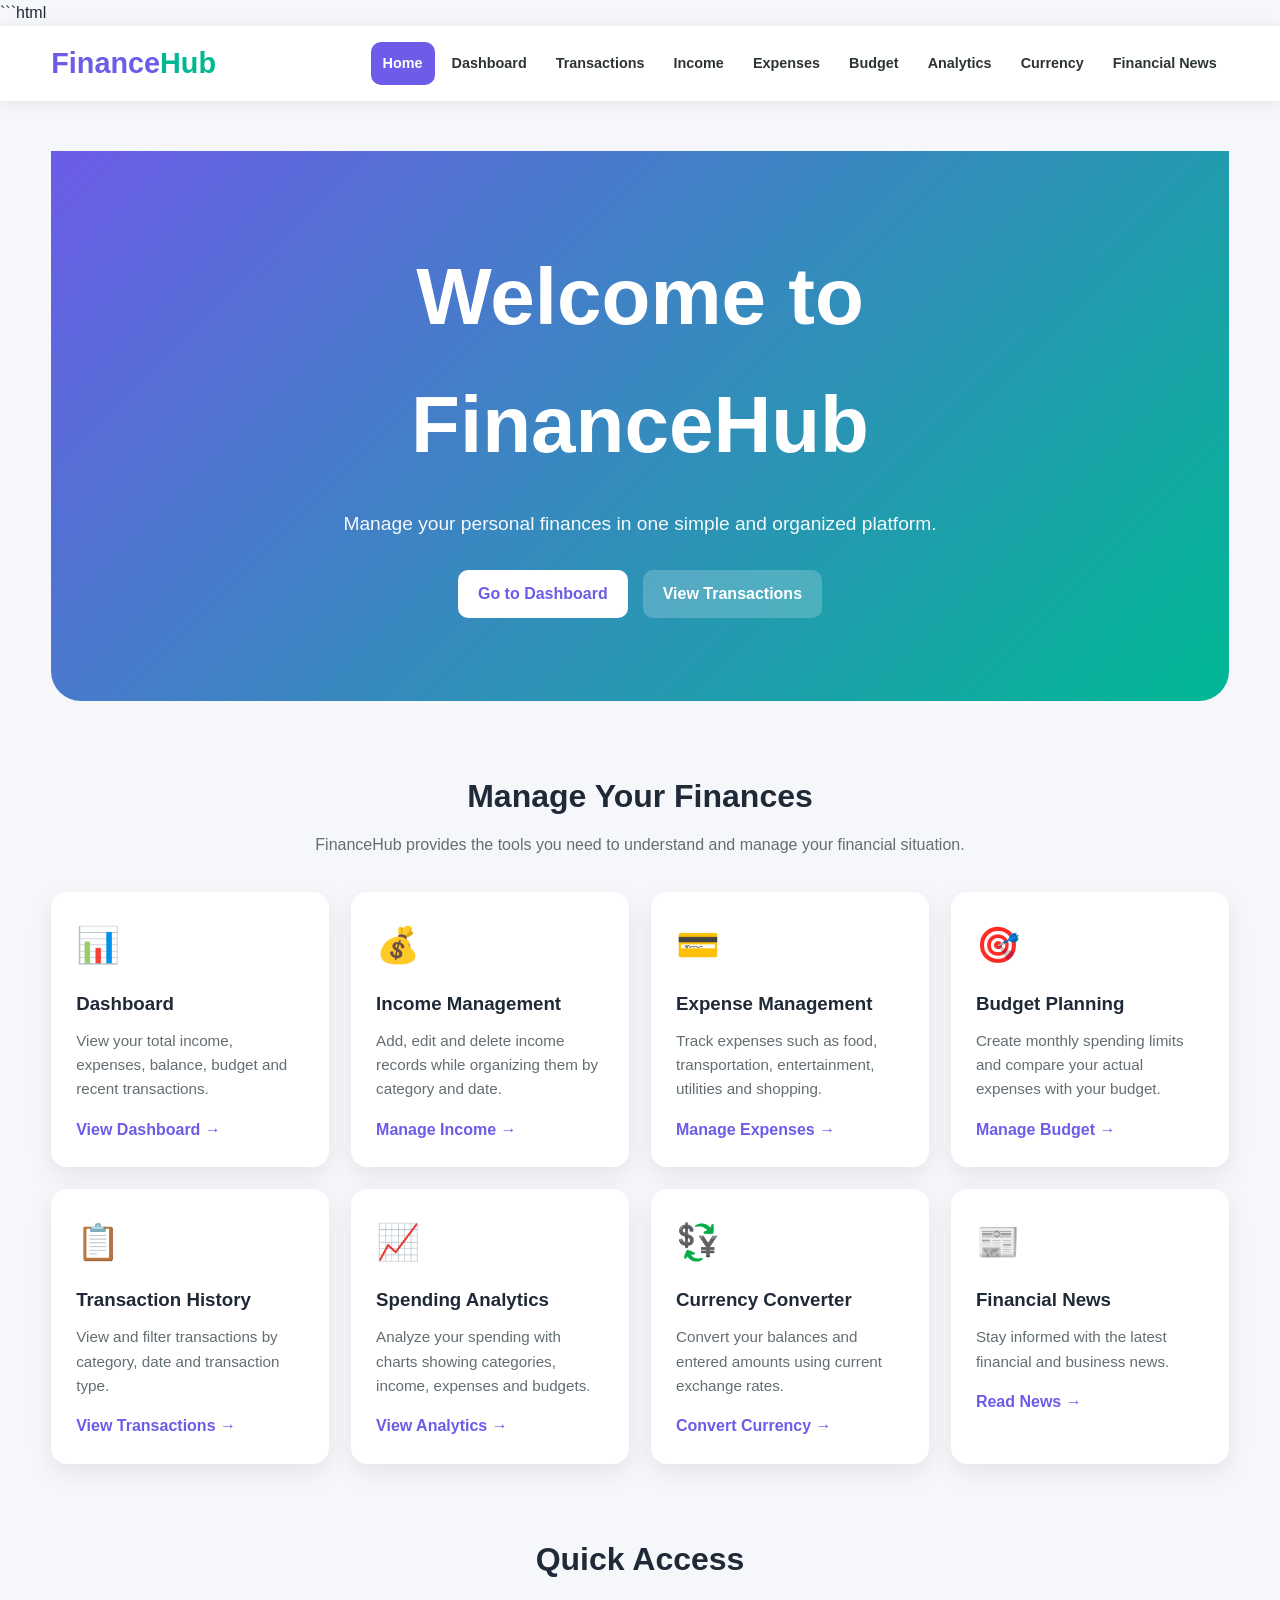
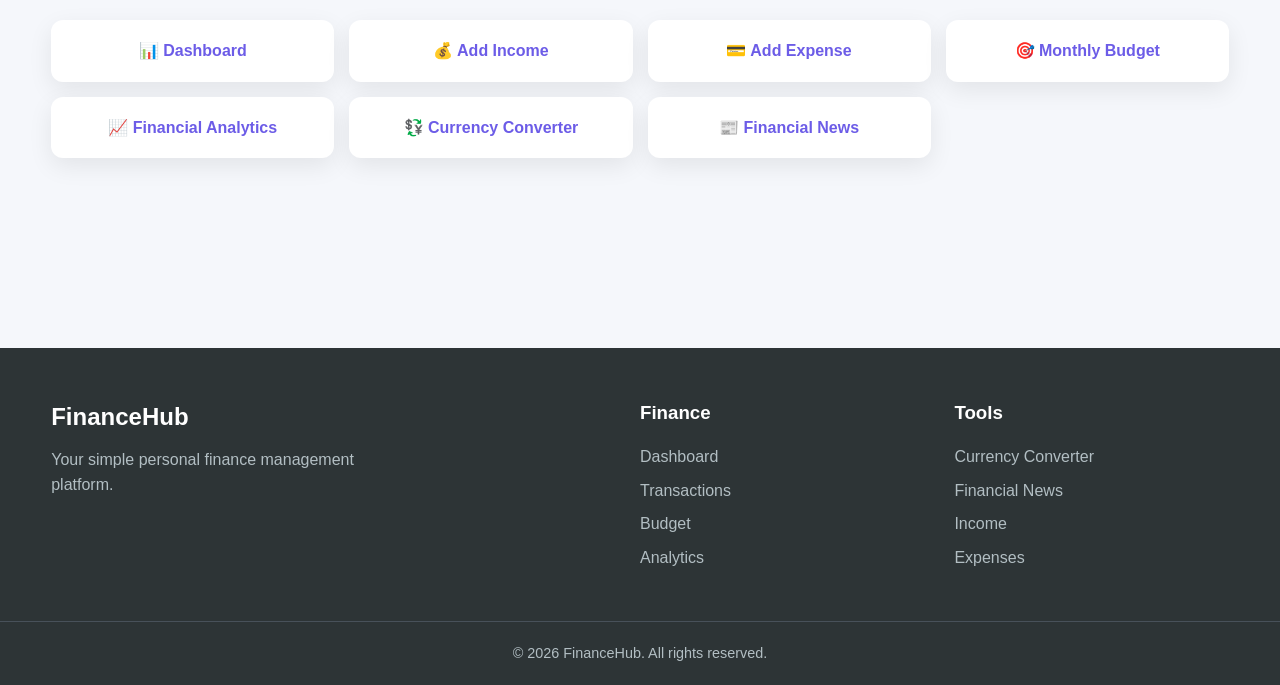
<file: index.html>
```html
<!DOCTYPE html>
<html lang="en">
<head>
    <meta charset="UTF-8">
    <meta name="viewport" content="width=device-width, initial-scale=1.0">

    <meta name="description"
        content="FinanceHub - Manage your income, expenses, budgets, transactions and financial information.">

    <title>FinanceHub | Personal Finance Manager</title>

    <link rel="stylesheet" href="css/style.css">
</head>

<body>

    <!-- HEADER -->
    <header class="site-header">

        <div class="header-container">

            <!-- Logo -->
            <a href="index.html" class="logo">
                Finance<span>Hub</span>
            </a>

            <!-- Mobile Menu Button -->
            <button class="menu-button" aria-label="Open navigation menu">
                ☰
            </button>

            <!-- Navigation -->
            <nav class="main-navigation">
                <ul class="navigation">
                    <li><a class="active" href="index.html">Home</a></li>
                    <li><a href="dashboard.html">Dashboard</a></li>
                    <li><a href="transactions.html">Transactions</a></li>
                    <li><a href="income.html">Income</a></li>
                    <li><a href="expenses.html">Expenses</a></li>
                    <li><a href="budget.html">Budget</a></li>
                    <li><a href="analytics.html">Analytics</a></li>
                    <li><a href="currency.html">Currency</a></li>
                    <li><a href="news.html">Financial News</a></li>
                </ul>
            </nav>

        </div>

    </header>


    <!-- MAIN CONTENT -->
    <main>

        <!-- Hero Section -->
        <section class="hero">

            <div class="hero-content">

                <h1>
                    Welcome to FinanceHub
                </h1>

                <p>
                    Manage your personal finances in one simple and organized
                    platform.
                </p>

                <div class="hero-buttons">

                    <a href="dashboard.html" class="btn primary-btn">
                        Go to Dashboard
                    </a>

                    <a href="transactions.html" class="btn secondary-btn">
                        View Transactions
                    </a>

                </div>

            </div>

        </section>


        <!-- Features Section -->
        <section class="features">

            <div class="section-title">

                <h2>
                    Manage Your Finances
                </h2>

                <p>
                    FinanceHub provides the tools you need to understand
                    and manage your financial situation.
                </p>

            </div>


            <div class="feature-grid">

                <!-- Dashboard -->
                <article class="feature-card">

                    <div class="feature-icon">
                        📊
                    </div>

                    <h3>
                        Dashboard
                    </h3>

                    <p>
                        View your total income, expenses, balance,
                        budget and recent transactions.
                    </p>

                    <a href="dashboard.html">
                        View Dashboard →
                    </a>

                </article>


                <!-- Income -->
                <article class="feature-card">

                    <div class="feature-icon">
                        💰
                    </div>

                    <h3>
                        Income Management
                    </h3>

                    <p>
                        Add, edit and delete income records while
                        organizing them by category and date.
                    </p>

                    <a href="income.html">
                        Manage Income →
                    </a>

                </article>


                <!-- Expenses -->
                <article class="feature-card">

                    <div class="feature-icon">
                        💳
                    </div>

                    <h3>
                        Expense Management
                    </h3>

                    <p>
                        Track expenses such as food, transportation,
                        entertainment, utilities and shopping.
                    </p>

                    <a href="expenses.html">
                        Manage Expenses →
                    </a>

                </article>


                <!-- Budget -->
                <article class="feature-card">

                    <div class="feature-icon">
                        🎯
                    </div>

                    <h3>
                        Budget Planning
                    </h3>

                    <p>
                        Create monthly spending limits and compare
                        your actual expenses with your budget.
                    </p>

                    <a href="budget.html">
                        Manage Budget →
                    </a>

                </article>


                <!-- Transactions -->
                <article class="feature-card">

                    <div class="feature-icon">
                        📋
                    </div>

                    <h3>
                        Transaction History
                    </h3>

                    <p>
                        View and filter transactions by category,
                        date and transaction type.
                    </p>

                    <a href="transactions.html">
                        View Transactions →
                    </a>

                </article>


                <!-- Analytics -->
                <article class="feature-card">

                    <div class="feature-icon">
                        📈
                    </div>

                    <h3>
                        Spending Analytics
                    </h3>

                    <p>
                        Analyze your spending with charts showing
                        categories, income, expenses and budgets.
                    </p>

                    <a href="analytics.html">
                        View Analytics →
                    </a>

                </article>


                <!-- Currency -->
                <article class="feature-card">

                    <div class="feature-icon">
                        💱
                    </div>

                    <h3>
                        Currency Converter
                    </h3>

                    <p>
                        Convert your balances and entered amounts
                        using current exchange rates.
                    </p>

                    <a href="currency.html">
                        Convert Currency →
                    </a>

                </article>


                <!-- News -->
                <article class="feature-card">

                    <div class="feature-icon">
                        📰
                    </div>

                    <h3>
                        Financial News
                    </h3>

                    <p>
                        Stay informed with the latest financial
                        and business news.
                    </p>

                    <a href="news.html">
                        Read News →
                    </a>

                </article>

            </div>

        </section>


        <!-- Quick Access -->
        <section class="quick-access">

            <div class="section-title">

                <h2>
                    Quick Access
                </h2>

            </div>

            <div class="quick-links">

                <a href="dashboard.html">
                    📊 Dashboard
                </a>

                <a href="income.html">
                    💰 Add Income
                </a>

                <a href="expenses.html">
                    💳 Add Expense
                </a>

                <a href="budget.html">
                    🎯 Monthly Budget
                </a>

                <a href="analytics.html">
                    📈 Financial Analytics
                </a>

                <a href="currency.html">
                    💱 Currency Converter
                </a>

                <a href="news.html">
                    📰 Financial News
                </a>

            </div>

        </section>

    </main>


    <!-- FOOTER -->
    <footer class="site-footer">

        <div class="footer-container">

            <div class="footer-brand">

                <h2>
                    FinanceHub
                </h2>

                <p>
                    Your simple personal finance management platform.
                </p>

            </div>


            <div class="footer-links">

                <h3>
                    Finance
                </h3>

                <a href="dashboard.html">
                    Dashboard
                </a>

                <a href="transactions.html">
                    Transactions
                </a>

                <a href="budget.html">
                    Budget
                </a>

                <a href="analytics.html">
                    Analytics
                </a>

            </div>


            <div class="footer-links">

                <h3>
                    Tools
                </h3>

                <a href="currency.html">
                    Currency Converter
                </a>

                <a href="news.html">
                    Financial News
                </a>

                <a href="income.html">
                    Income
                </a>

                <a href="expenses.html">
                    Expenses
                </a>

            </div>

        </div>


        <div class="footer-bottom">

            <p>
                &copy; 2026 FinanceHub. All rights reserved.
            </p>

        </div>

    </footer>

    
</body>
</html>
</file>
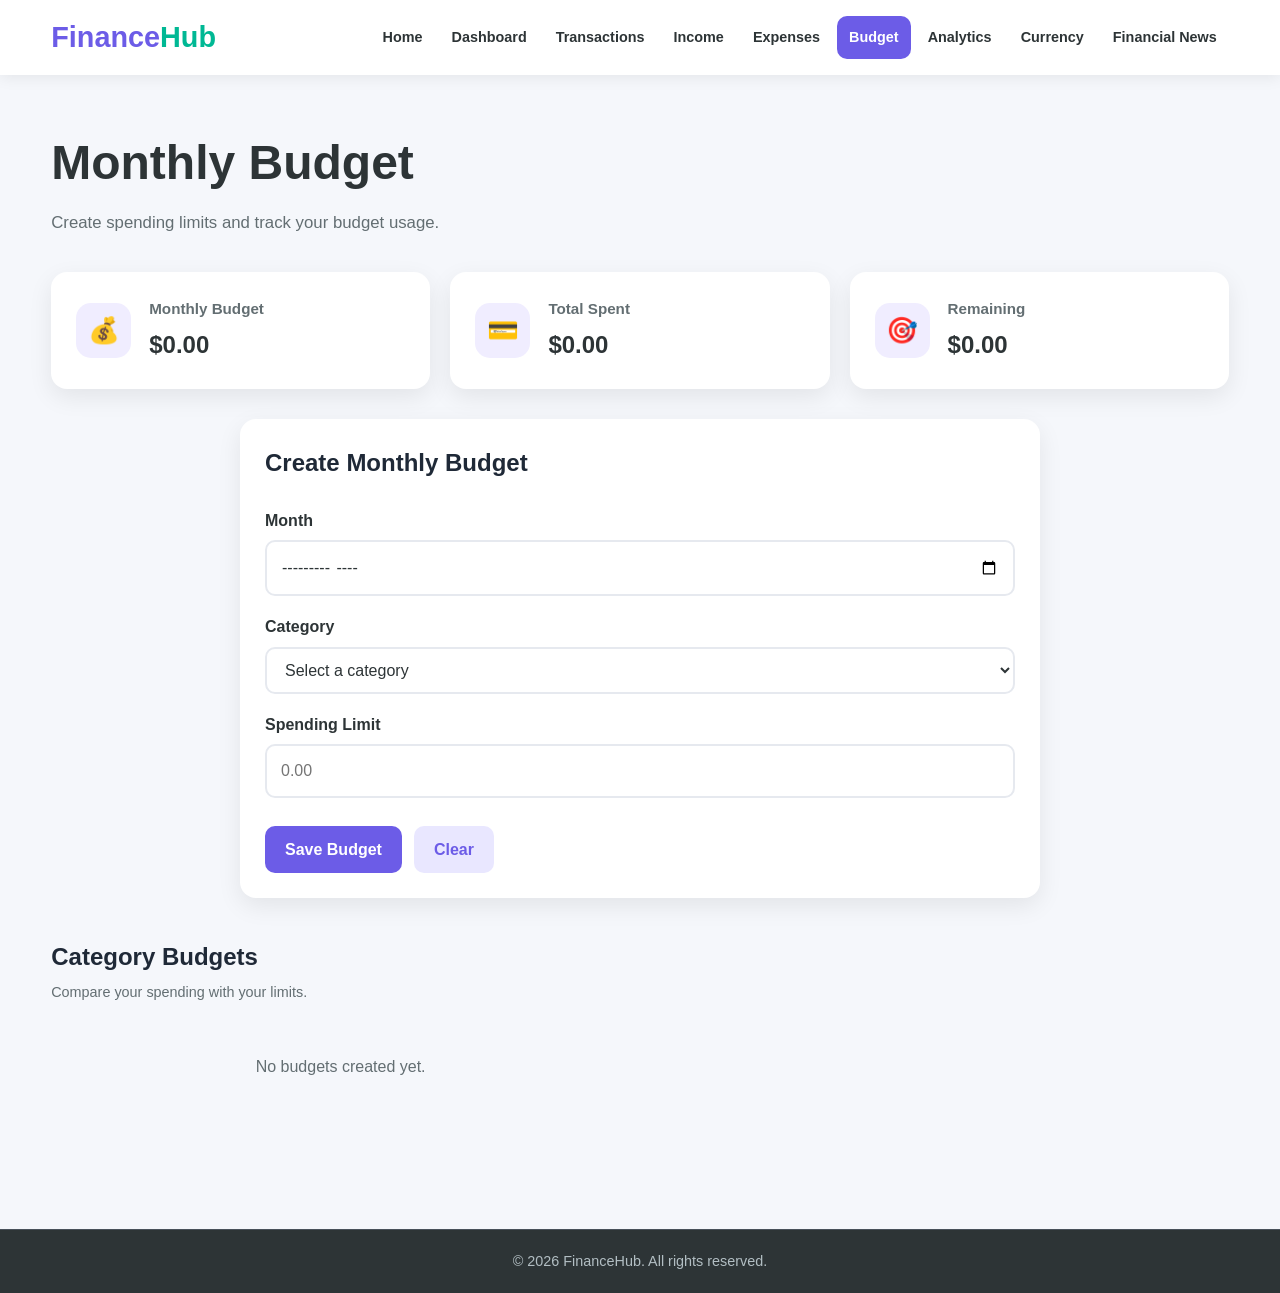
<file: budget.html>
<!DOCTYPE html>
<html lang="en">

<head>

    <meta charset="UTF-8">

    <meta
        name="viewport"
        content="width=device-width, initial-scale=1.0">

    <meta
        name="description"
        content="FinanceHub budget planning - Create and manage monthly spending limits.">

    <title>FinanceHub | Budget</title>

    <link
        rel="stylesheet"
        href="css/style.css">

</head>


<body>


    <!-- =====================================================
         HEADER
    ====================================================== -->

    <header class="site-header">

        <div class="header-container">

            <a
                href="index.html"
                class="logo">

                Finance<span>Hub</span>

            </a>


            <button
                class="menu-button"
                aria-label="Open navigation menu">

                ☰

            </button>


            <nav class="main-navigation">

                <ul class="navigation">

                    <li>
                        <a href="index.html">
                            Home
                        </a>
                    </li>

                    <li>
                        <a href="dashboard.html">
                            Dashboard
                        </a>
                    </li>

                    <li>
                        <a href="transactions.html">
                            Transactions
                        </a>
                    </li>

                    <li>
                        <a href="income.html">
                            Income
                        </a>
                    </li>

                    <li>
                        <a href="expenses.html">
                            Expenses
                        </a>
                    </li>

                    <li>
                        <a
                            class="active"
                            href="budget.html">

                            Budget

                        </a>
                    </li>

                    <li>
                        <a href="analytics.html">
                            Analytics
                        </a>
                    </li>

                    <li>
                        <a href="currency.html">
                            Currency
                        </a>
                    </li>

                    <li>
                        <a href="news.html">
                            Financial News
                        </a>
                    </li>

                </ul>

            </nav>

        </div>

    </header>



    <!-- =====================================================
         MAIN
    ====================================================== -->

    <main class="budget-page">


        <!-- PAGE HEADER -->

        <section class="page-header">

            <h1>
                Monthly Budget
            </h1>

            <p>
                Create spending limits and track your budget usage.
            </p>

        </section>



        <!-- =================================================
             BUDGET SUMMARY
        ================================================== -->

        <section class="budget-summary">


            <!-- TOTAL BUDGET -->

            <article class="summary-card">

                <div class="summary-icon">
                    💰
                </div>

                <div>

                    <h2>
                        Monthly Budget
                    </h2>

                    <p id="total-budget">
                        $0.00
                    </p>

                </div>

            </article>



            <!-- TOTAL SPENT -->

            <article class="summary-card">

                <div class="summary-icon">
                    💳
                </div>

                <div>

                    <h2>
                        Total Spent
                    </h2>

                    <p id="total-budget-spent">
                        $0.00
                    </p>

                </div>

            </article>



            <!-- REMAINING -->

            <article class="summary-card">

                <div class="summary-icon">
                    🎯
                </div>

                <div>

                    <h2>
                        Remaining
                    </h2>

                    <p id="total-budget-remaining">
                        $0.00
                    </p>

                </div>

            </article>

        </section>



        <!-- =================================================
             BUDGET FORM
        ================================================== -->

        <section class="form-section">

            <div class="form-card">

                <h2>
                    Create Monthly Budget
                </h2>


                <form id="budget-form">


                    <!-- MONTH -->

                    <div class="form-group">

                        <label for="budget-month">
                            Month
                        </label>

                        <input
                            type="month"
                            id="budget-month"
                            name="month"
                            required>

                    </div>



                    <!-- CATEGORY -->

                    <div class="form-group">

                        <label for="budget-category">
                            Category
                        </label>

                        <select
                            id="budget-category"
                            name="category"
                            required>

                            <option value="">
                                Select a category
                            </option>

                            <option value="Food">
                                Food
                            </option>

                            <option value="Transportation">
                                Transportation
                            </option>

                            <option value="Entertainment">
                                Entertainment
                            </option>

                            <option value="Utilities">
                                Utilities
                            </option>

                            <option value="Healthcare">
                                Healthcare
                            </option>

                            <option value="Shopping">
                                Shopping
                            </option>

                            <option value="Education">
                                Education
                            </option>

                            <option value="Housing">
                                Housing
                            </option>

                            <option value="Other">
                                Other
                            </option>

                        </select>

                    </div>



                    <!-- LIMIT -->

                    <div class="form-group">

                        <label for="budget-limit">
                            Spending Limit
                        </label>

                        <input
                            type="number"
                            id="budget-limit"
                            name="limit"
                            min="0.01"
                            step="0.01"
                            placeholder="0.00"
                            required>

                    </div>



                    <!-- BUTTONS -->

                    <div class="form-buttons">

                        <button
                            type="submit"
                            class="btn primary-btn">

                            Save Budget

                        </button>


                        <button
                            type="reset"
                            class="btn secondary-btn">

                            Clear

                        </button>

                    </div>

                </form>

            </div>

        </section>



        <!-- =================================================
             BUDGET CATEGORIES
        ================================================== -->

        <section class="budget-categories">

            <div class="section-header">

                <div>

                    <h2>
                        Category Budgets
                    </h2>

                    <p>
                        Compare your spending with your limits.
                    </p>

                </div>

            </div>


            <div
                class="budget-list"
                id="budget-list">

                <!-- JavaScript generates budgets here -->

            </div>

        </section>

    </main>



        <!-- FOOTER -->
        <footer class="site-footer">

            <div class="footer-bottom">

                <p>
                    &copy; 2026 FinanceHub. All rights reserved.
                </p>

            </div>

        </footer>


        <!-- JAVASCRIPT -->
        <script
            type="module"
            src="scripts/budget.js">
        </script>

    </body>
</html>
</file>
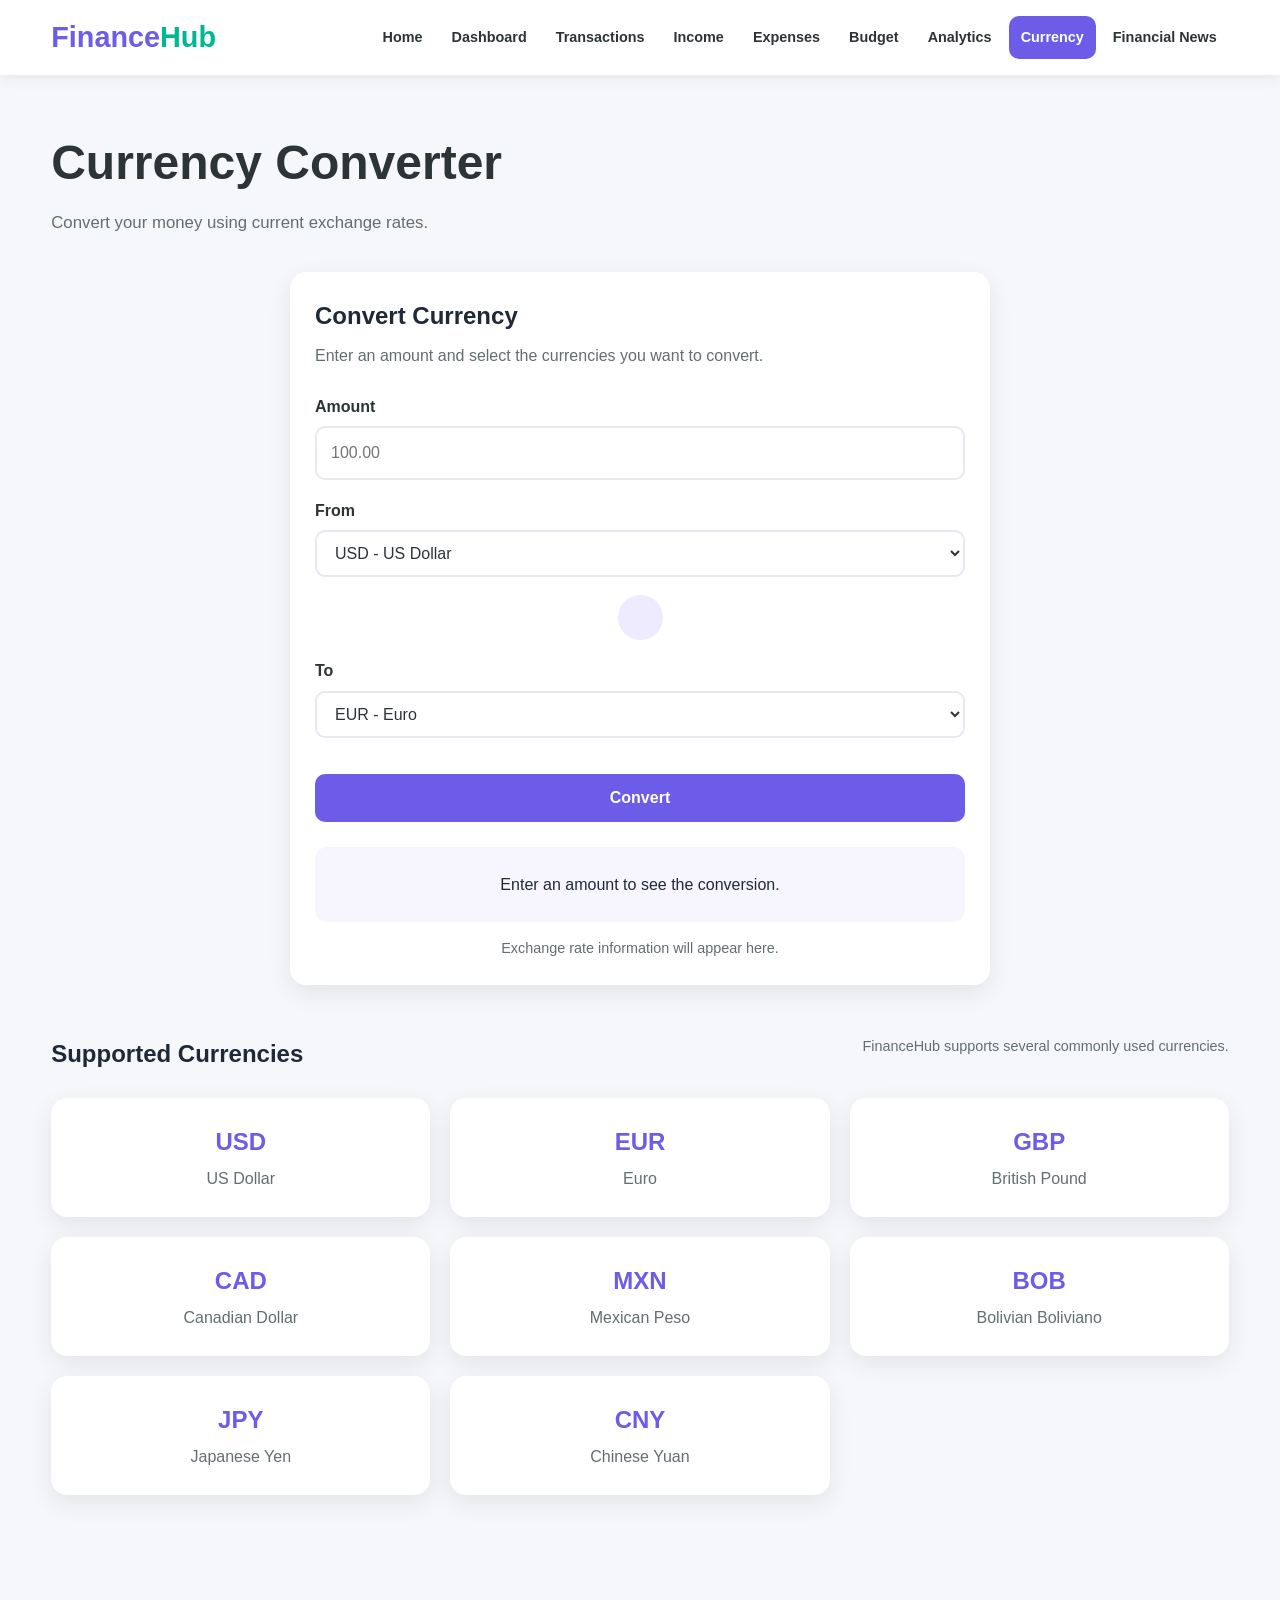
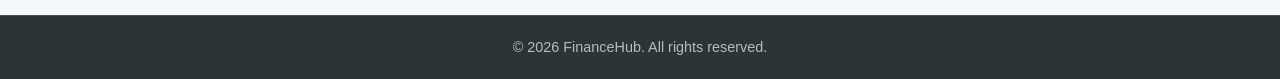
<file: currency.html>
<!DOCTYPE html>
<html lang="en">

<head>

    <meta charset="UTF-8">

    <meta
        name="viewport"
        content="width=device-width, initial-scale=1.0"
    >

    <meta
        name="description"
        content="FinanceHub currency converter using current exchange rates."
    >

    <title>FinanceHub | Currency Converter</title>

    <link
        rel="stylesheet"
        href="css/style.css"
    >

</head>


<body>


    <!-- HEADER -->

    <header class="site-header">

        <div class="header-container">

            <a
                href="index.html"
                class="logo"
            >
                Finance<span>Hub</span>
            </a>


            <button
                class="menu-button"
                type="button"
                aria-label="Open navigation menu"
            >
                ☰
            </button>


            <nav class="main-navigation">

                <ul class="navigation">

                    <li>
                        <a href="index.html">
                            Home
                        </a>
                    </li>

                    <li>
                        <a href="dashboard.html">
                            Dashboard
                        </a>
                    </li>

                    <li>
                        <a href="transactions.html">
                            Transactions
                        </a>
                    </li>

                    <li>
                        <a href="income.html">
                            Income
                        </a>
                    </li>

                    <li>
                        <a href="expenses.html">
                            Expenses
                        </a>
                    </li>

                    <li>
                        <a href="budget.html">
                            Budget
                        </a>
                    </li>

                    <li>
                        <a href="analytics.html">
                            Analytics
                        </a>
                    </li>

                    <li>
                        <a
                            class="active"
                            href="currency.html"
                        >
                            Currency
                        </a>
                    </li>

                    <li>
                        <a href="news.html">
                            Financial News
                        </a>
                    </li>

                </ul>

            </nav>

        </div>

    </header>


    <!-- MAIN -->

    <main class="currency-page">


        <!-- PAGE HEADER -->

        <section class="page-header">

            <h1>
                Currency Converter
            </h1>

            <p>
                Convert your money using current exchange rates.
            </p>

        </section>


        <!-- CONVERTER -->

        <section class="converter-section">

            <div class="converter-card">

                <h2>
                    Convert Currency
                </h2>

                <p class="converter-description">
                    Enter an amount and select the currencies
                    you want to convert.
                </p>


                <form id="currency-form">


                    <!-- AMOUNT -->

                    <div class="form-group">

                        <label for="currency-amount">
                            Amount
                        </label>

                        <input
                            type="number"
                            id="currency-amount"
                            name="amount"
                            min="0.01"
                            step="0.01"
                            placeholder="100.00"
                            required
                        >

                    </div>


                    <!-- FROM CURRENCY -->

                    <div class="form-group">

                        <label for="from-currency">
                            From
                        </label>

                        <select
                            id="from-currency"
                            name="from"
                            required
                        >

                            <option value="USD">
                                USD - US Dollar
                            </option>

                            <option value="EUR">
                                EUR - Euro
                            </option>

                            <option value="GBP">
                                GBP - British Pound
                            </option>

                            <option value="CAD">
                                CAD - Canadian Dollar
                            </option>

                            <option value="MXN">
                                MXN - Mexican Peso
                            </option>

                            <option value="BOB">
                                BOB - Bolivian Boliviano
                            </option>

                            <option value="JPY">
                                JPY - Japanese Yen
                            </option>

                            <option value="CNY">
                                CNY - Chinese Yuan
                            </option>

                        </select>

                    </div>


                    <!-- SWAP -->

                    <button
                        type="button"
                        id="swap-currencies"
                        class="swap-button"
                        aria-label="Swap currencies"
                        title="Swap currencies"
                    >
                    </button>


                    <!-- TO CURRENCY -->

                    <div class="form-group">

                        <label for="to-currency">
                            To
                        </label>

                        <select
                            id="to-currency"
                            name="to"
                            required
                        >

                            <option value="EUR">
                                EUR - Euro
                            </option>

                            <option value="USD">
                                USD - US Dollar
                            </option>

                            <option value="GBP">
                                GBP - British Pound
                            </option>

                            <option value="CAD">
                                CAD - Canadian Dollar
                            </option>

                            <option value="MXN">
                                MXN - Mexican Peso
                            </option>

                            <option value="BOB">
                                BOB - Bolivian Boliviano
                            </option>

                            <option value="JPY">
                                JPY - Japanese Yen
                            </option>

                            <option value="CNY">
                                CNY - Chinese Yuan
                            </option>

                        </select>

                    </div>


                    <!-- ERROR MESSAGE -->

                    <p
                        id="currency-error"
                        class="form-error"
                        role="alert"
                        aria-live="assertive"
                    ></p>


                    <!-- CONVERT BUTTON -->

                    <button
                        type="submit"
                        class="btn primary-btn"
                    >
                        Convert
                </button>

                </form>


                <!-- RESULT -->

                <div
                    class="conversion-result"
                    id="conversion-result"
                    aria-live="polite"
                >

                    <p>
                        Enter an amount to see the conversion.
                    </p>

                </div>


                <!-- RATE -->

                <div
                    class="exchange-rate"
                    id="exchange-rate"
                    aria-live="polite"
                >

                    <p>
                        Exchange rate information will appear here.
                    </p>

                </div>

            </div>

        </section>


        <!-- SUPPORTED CURRENCIES -->

        <section class="currency-info">

            <div class="section-header">

                <h2>
                    Supported Currencies
                </h2>

                <p>
                    FinanceHub supports several commonly used currencies.
                </p>

            </div>


            <div class="currency-grid">


                <article class="currency-card">

                    <h3>
                        USD
                    </h3>

                    <p>
                        US Dollar
                    </p>

                </article>


                <article class="currency-card">

                    <h3>
                        EUR
                    </h3>

                    <p>
                        Euro
                    </p>

                </article>


                <article class="currency-card">

                    <h3>
                        GBP
                    </h3>

                    <p>
                        British Pound
                    </p>

                </article>


                <article class="currency-card">

                    <h3>
                        CAD
                    </h3>

                    <p>
                        Canadian Dollar
                    </p>

                </article>


                <article class="currency-card">

                    <h3>
                        MXN
                    </h3>

                    <p>
                        Mexican Peso
                    </p>

                </article>


                <article class="currency-card">

                    <h3>
                        BOB
                    </h3>

                    <p>
                        Bolivian Boliviano
                    </p>

                </article>


                <article class="currency-card">

                    <h3>
                        JPY
                    </h3>

                    <p>
                        Japanese Yen
                    </p>

                </article>


                <article class="currency-card">

                    <h3>
                        CNY
                    </h3>

                    <p>
                        Chinese Yuan
                    </p>

                </article>

            </div>

        </section>

    </main>


        <footer class="site-footer">

            <div class="footer-bottom">

            <p>
                &copy; 2026 FinanceHub. All rights reserved.
            </p>

            </div>

        </footer>


        <script
            type="module"
            src="scripts/currency.js">
        </script>

    </body>
</html>
</file>
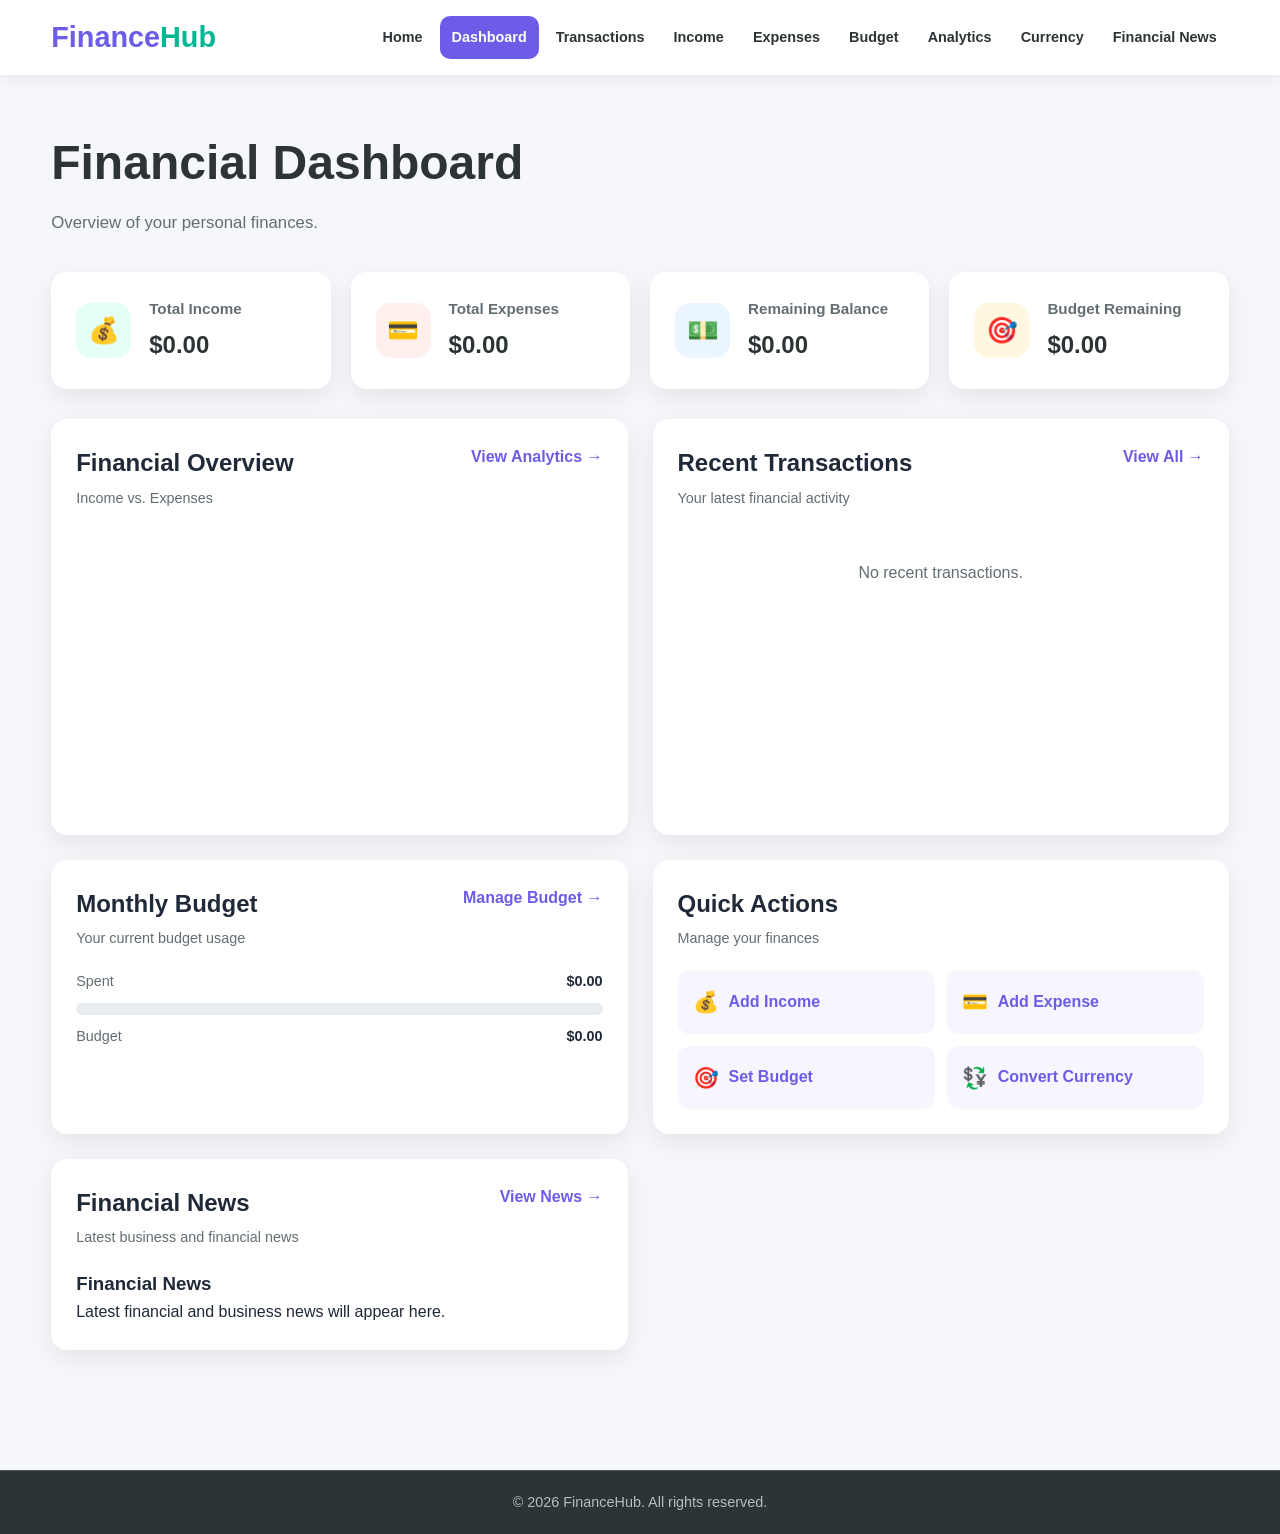
<file: dashboard.html>
<!DOCTYPE html>
<html lang="en">
<head>
    <meta charset="UTF-8">
    <meta name="viewport" content="width=device-width, initial-scale=1.0">

    <meta name="description"
        content="FinanceHub dashboard - View your income, expenses, balance, budget and recent transactions.">

    <title>FinanceHub | Dashboard</title>

    <link rel="stylesheet" href="css/style.css">
</head>

<body>

    <!-- HEADER -->
    <header class="site-header">

        <div class="header-container">

            <a href="index.html" class="logo">
                Finance<span>Hub</span>
            </a>

            <button class="menu-button" aria-label="Open navigation menu">
                ☰
            </button>

            <nav class="main-navigation">
                <ul class="navigation">

                    <li>
                        <a href="index.html">Home</a>
                    </li>

                    <li>
                        <a class="active" href="dashboard.html">
                            Dashboard
                        </a>
                    </li>

                    <li>
                        <a href="transactions.html">
                            Transactions
                        </a>
                    </li>

                    <li>
                        <a href="income.html">
                            Income
                        </a>
                    </li>

                    <li>
                        <a href="expenses.html">
                            Expenses
                        </a>
                    </li>

                    <li>
                        <a href="budget.html">
                            Budget
                        </a>
                    </li>

                    <li>
                        <a href="analytics.html">
                            Analytics
                        </a>
                    </li>

                    <li>
                        <a href="currency.html">
                            Currency
                        </a>
                    </li>

                    <li>
                        <a href="news.html">
                            Financial News
                        </a>
                    </li>

                </ul>
            </nav>

        </div>

    </header>


    <!-- MAIN -->
    <main class="dashboard-page">

        <!-- PAGE TITLE -->
        <section class="page-header">

            <h1>
                Financial Dashboard
            </h1>

            <p>
                Overview of your personal finances.
            </p>

        </section>


        <!-- SUMMARY CARDS -->
        <section class="dashboard-summary">

            <!-- Income -->
            <article class="summary-card income-card">

                <div class="summary-icon">
                    💰
                </div>

                <div>
                    <h2>
                        Total Income
                    </h2>

                    <p id="total-income">
                        $0.00
                    </p>
                </div>

            </article>


            <!-- Expenses -->
            <article class="summary-card expense-card">

                <div class="summary-icon">
                    💳
                </div>

                <div>
                    <h2>
                        Total Expenses
                    </h2>

                    <p id="total-expenses">
                        $0.00
                    </p>
                </div>

            </article>


            <!-- Balance -->
            <article class="summary-card balance-card">

                <div class="summary-icon">
                    💵
                </div>

                <div>
                    <h2>
                        Remaining Balance
                    </h2>

                    <p id="remaining-balance">
                        $0.00
                    </p>
                </div>

            </article>


            <!-- Budget -->
            <article class="summary-card budget-card">

                <div class="summary-icon">
                    🎯
                </div>

                <div>
                    <h2>
                        Budget Remaining
                    </h2>

                    <p id="budget-remaining">
                        $0.00
                    </p>
                </div>

            </article>

        </section>


        <!-- DASHBOARD CONTENT -->
        <section class="dashboard-grid">


            <!-- ANALYTICS -->
            <article class="dashboard-panel chart-panel">

                <div class="panel-header">

                    <div>
                        <h2>
                            Financial Overview
                        </h2>

                        <p>
                            Income vs. Expenses
                        </p>
                    </div>

                    <a href="analytics.html">
                        View Analytics →
                    </a>

                </div>

                <div class="chart-container">

                    <canvas id="income-expense-chart">
                    </canvas>

                </div>

            </article>


            <!-- RECENT TRANSACTIONS -->
            <article class="dashboard-panel transactions-panel">

                <div class="panel-header">

                    <div>
                        <h2>
                            Recent Transactions
                        </h2>

                        <p>
                            Your latest financial activity
                        </p>

                    </div>

                    <a href="transactions.html">
                        View All →
                    </a>

                </div>


                <div class="transactions-list" id="recent-transactions">

                    <!-- Transactions will be generated with JavaScript -->

                    <p class="empty-message">
                        No transactions available.
                    </p>

                </div>

            </article>


            <!-- MONTHLY BUDGET -->
            <article class="dashboard-panel budget-panel">

                <div class="panel-header">

                    <div>
                        <h2>
                            Monthly Budget
                        </h2>

                        <p>
                            Your current budget usage
                        </p>
                    </div>

                    <a href="budget.html">
                        Manage Budget →
                    </a>

                </div>


                <div class="budget-progress">

                    <div class="budget-info">

                        <span>
                            Spent
                        </span>

                        <strong id="budget-spent">
                            $0.00
                        </strong>

                    </div>


                    <div class="progress-bar">

                        <div
                            class="progress-fill"
                            id="budget-progress">
                        </div>

                    </div>


                    <div class="budget-info">

                        <span>
                            Budget
                        </span>

                        <strong id="monthly-budget">
                            $0.00
                        </strong>

                    </div>

                </div>

            </article>


            <!-- QUICK ACTIONS -->
            <article class="dashboard-panel quick-actions-panel">

                <div class="panel-header">

                    <div>
                        <h2>
                            Quick Actions
                        </h2>

                        <p>
                            Manage your finances
                        </p>
                    </div>

                </div>


                <div class="quick-actions">

                    <a href="income.html" class="action-button">
                        <span>💰</span>
                        Add Income
                    </a>

                    <a href="expenses.html" class="action-button">
                        <span>💳</span>
                        Add Expense
                    </a>

                    <a href="budget.html" class="action-button">
                        <span>🎯</span>
                        Set Budget
                    </a>

                    <a href="currency.html" class="action-button">
                        <span>💱</span>
                        Convert Currency
                    </a>

                </div>

            </article>


            <!-- FINANCIAL NEWS -->
            <article class="dashboard-panel news-panel">

                <div class="panel-header">

                    <div>
                        <h2>
                            Financial News
                        </h2>

                        <p>
                            Latest business and financial news
                        </p>
                    </div>

                    <a href="news.html">
                        View News →
                    </a>

                </div>


                <div id="dashboard-news">

                    <article class="news-preview">

                        <h3>
                            Financial News
                        </h3>

                        <p>
                            Latest financial and business news
                            will appear here.
                        </p>

                    </article>

                </div>

            </article>

        </section>

    </main>


        <!-- FOOTER -->
        <footer class="site-footer">
            <div class="footer-bottom">

                <p>
                    &copy; 2026 FinanceHub. All rights reserved.
                </p>

            </div>

        </footer>


    <!-- JAVASCRIPT -->
    <script
        type="module"
        src="scripts/dashboard.js">
    </script>

</body>
</html>
</file>
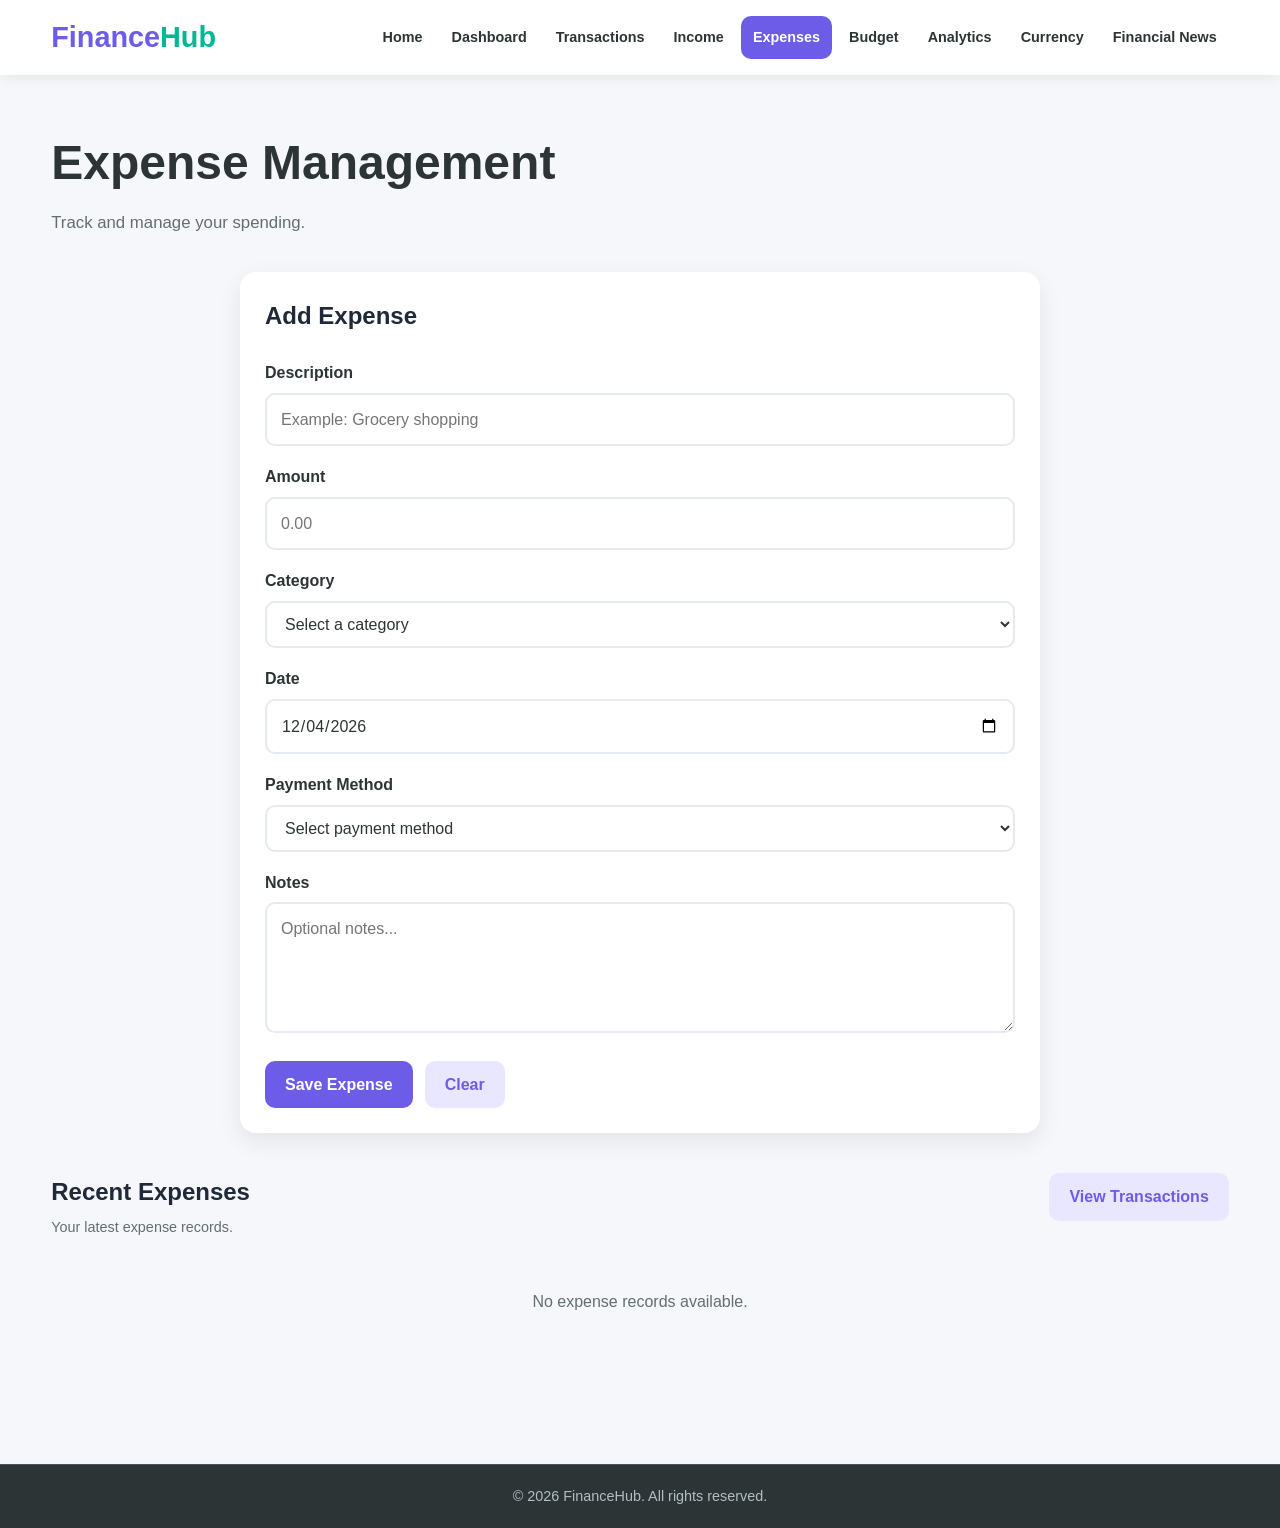
<file: expenses.html>
<!DOCTYPE html>
<html lang="en">

<head>

    <meta charset="UTF-8">

    <meta
        name="viewport"
        content="width=device-width, initial-scale=1.0">

    <meta
        name="description"
        content="FinanceHub expense management. Add and manage expense records.">

    <title>FinanceHub | Expenses</title>

    <link
        rel="stylesheet"
        href="css/style.css">

</head>


<body>

    <!-- HEADER -->
    <header class="site-header">

        <div class="header-container">

            <a
                href="index.html"
                class="logo">

                Finance<span>Hub</span>

            </a>


            <button
                class="menu-button"
                type="button"
                aria-label="Open navigation menu">

                ☰

            </button>


            <nav
                class="main-navigation"
                aria-label="Main navigation">

                <ul class="navigation">

                    <li>
                        <a href="index.html">
                            Home
                        </a>
                    </li>

                    <li>
                        <a href="dashboard.html">
                            Dashboard
                        </a>
                    </li>

                    <li>
                        <a href="transactions.html">
                            Transactions
                        </a>
                    </li>

                    <li>
                        <a href="income.html">
                            Income
                        </a>
                    </li>

                    <li>
                        <a
                            class="active"
                            href="expenses.html"
                            aria-current="page">
                            Expenses
                        </a>
                    </li>

                    <li>
                        <a href="budget.html">
                            Budget
                        </a>
                    </li>

                    <li>
                        <a href="analytics.html">
                            Analytics
                        </a>
                    </li>

                    <li>
                        <a href="currency.html">
                            Currency
                        </a>
                    </li>

                    <li>
                        <a href="news.html">
                            Financial News
                        </a>
                    </li>

                </ul>

            </nav>

        </div>

    </header>


    <!-- MAIN -->
    <main class="expenses-page">

        
        <section class="page-header">

            <h1>
                Expense Management
            </h1>

            <p>
                Track and manage your spending.
            </p>

        </section>


        <!-- EXPENSE FORM -->
        <section class="form-section">

            <div class="form-card">

                <h2>
                    Add Expense
                </h2>


                <form id="expense-form">

                    
                    <div class="form-group">

                        <label for="expense-description">
                            Description
                        </label>

                        <input
                            type="text"
                            id="expense-description"
                            name="description"
                            placeholder="Example: Grocery shopping"
                            required>

                    </div>



                    <div class="form-group">

                        <label for="expense-amount">
                            Amount
                        </label>

                        <input
                            type="number"
                            id="expense-amount"
                            name="amount"
                            min="0.01"
                            step="0.01"
                            placeholder="0.00"
                            required>

                    </div>



                    <div class="form-group">

                        <label for="expense-category">
                            Category
                        </label>

                        <select
                            id="expense-category"
                            name="category"
                            required>

                            <option value="">
                                Select a category
                            </option>

                            <option value="Food">
                                Food
                            </option>

                            <option value="Transportation">
                                Transportation
                            </option>

                            <option value="Entertainment">
                                Entertainment
                            </option>

                            <option value="Utilities">
                                Utilities
                            </option>

                            <option value="Healthcare">
                                Healthcare
                            </option>

                            <option value="Shopping">
                                Shopping
                            </option>

                            <option value="Education">
                                Education
                            </option>

                            <option value="Housing">
                                Housing
                            </option>

                            <option value="Other">
                                Other
                            </option>

                        </select>

                    </div>



                    <div class="form-group">

                        <label for="expense-date">
                            Date
                        </label>

                        <input
                            type="date"
                            id="expense-date"
                            name="date"
                            required>

                    </div>



                    <div class="form-group">

                        <label for="payment-method">
                            Payment Method
                        </label>

                        <select
                            id="payment-method"
                            name="paymentMethod">

                            <option value="">
                                Select payment method
                            </option>

                            <option value="Cash">
                                Cash
                            </option>

                            <option value="Debit Card">
                                Debit Card
                            </option>

                            <option value="Credit Card">
                                Credit Card
                            </option>

                            <option value="Bank Transfer">
                                Bank Transfer
                            </option>

                            <option value="Other">
                                Other
                            </option>

                        </select>

                    </div>



                    <div class="form-group">

                        <label for="expense-notes">
                            Notes
                        </label>

                        <textarea
                            id="expense-notes"
                            name="notes"
                            rows="4"
                            placeholder="Optional notes..."></textarea>

                    </div>


                    
                    <div class="form-buttons">

                        <button
                            type="submit"
                            class="btn primary-btn">

                            Save Expense

                        </button>


                        <button
                            type="reset"
                            class="btn secondary-btn">

                            Clear

                        </button>

                    </div>

                </form>

            </div>

        </section>


        <!-- RECENT EXPENSES -->
        <section class="records-section">

            <div class="section-header">

                <div>

                    <h2>
                        Recent Expenses
                    </h2>

                    <p>
                        Your latest expense records.
                    </p>

                </div>


                <a
                    href="transactions.html"
                    class="btn secondary-btn">

                    View Transactions

                </a>

            </div>


            <div
                id="expense-list"
                class="records-list">

                <p class="empty-message">
                    No expense records available.
                </p>

            </div>

        </section>

    </main>


    <!-- FOOTER -->
    <footer class="site-footer">

        <div class="footer-bottom">

            <p>
                &copy; 2026 FinanceHub.
                All rights reserved.
            </p>

        </div>

    </footer>


    <!-- JAVASCRIPT -->
    <script
        type="module"
        src="scripts/expenses.js">
    </script>

</body>
</html>
</file>
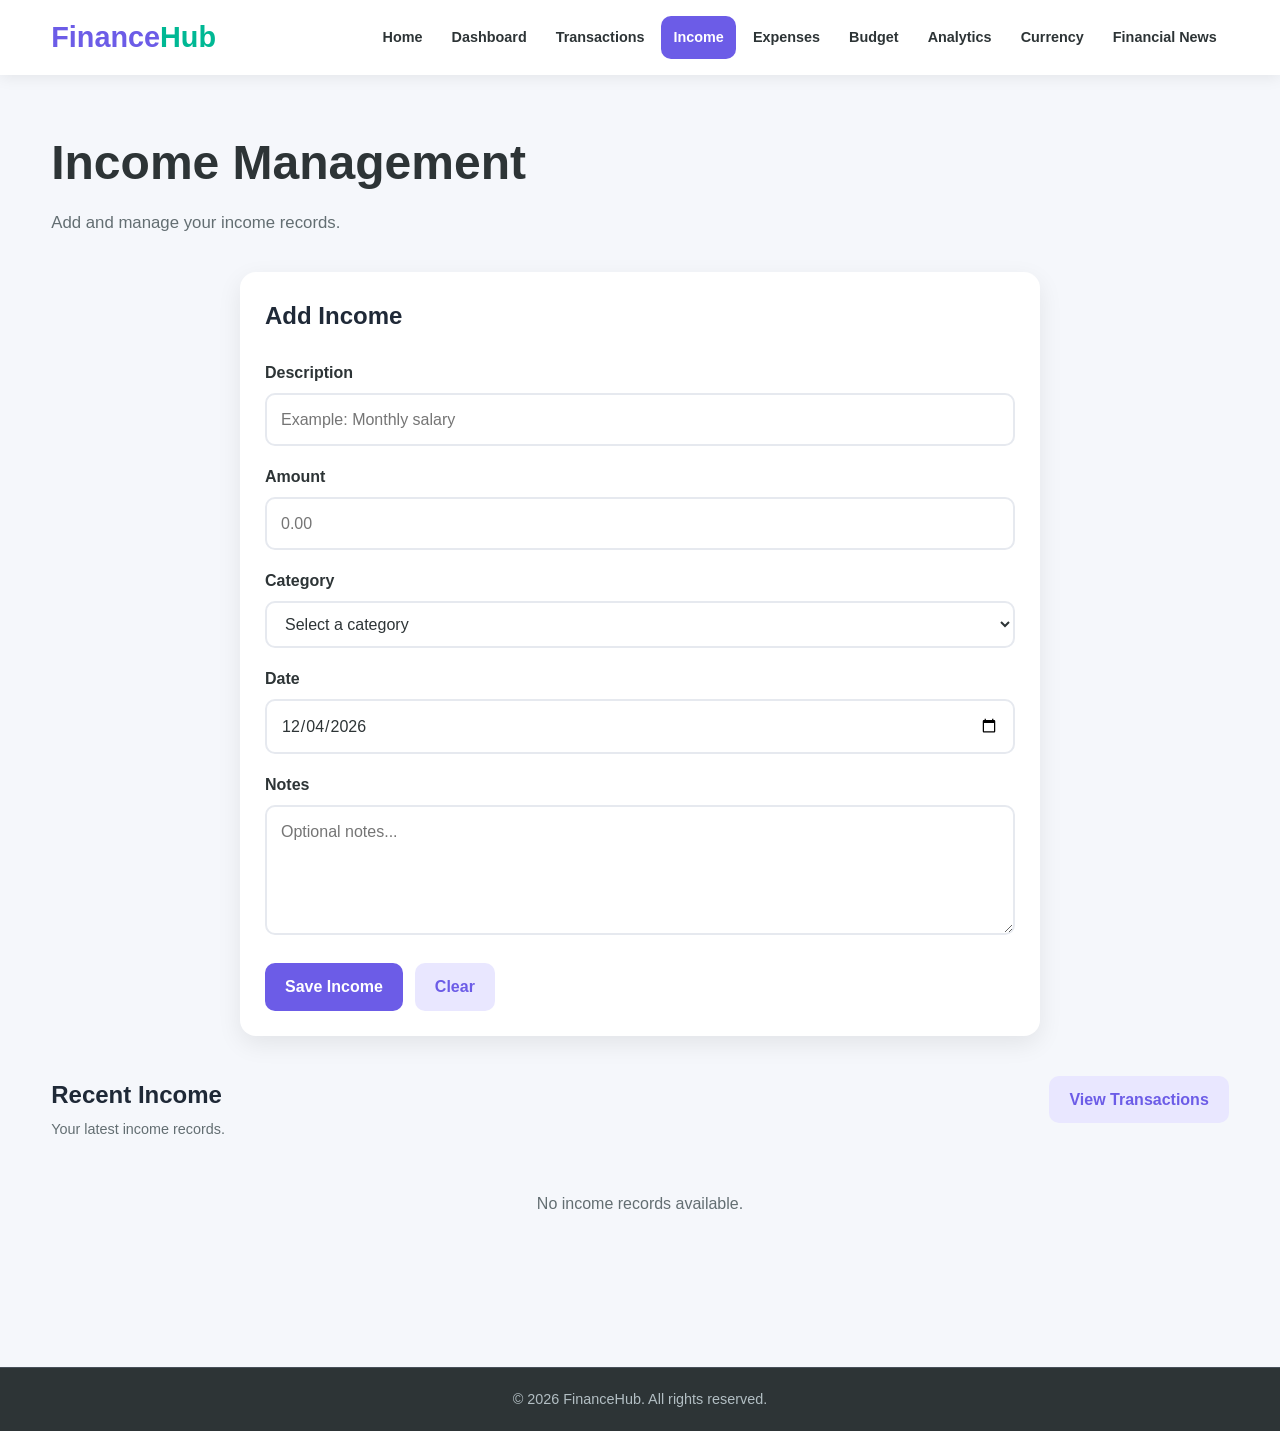
<file: income.html>
<!DOCTYPE html>
<html lang="en">

<head>
    <meta charset="UTF-8">
    <meta name="viewport" content="width=device-width, initial-scale=1.0">

    <meta
        name="description"
        content="FinanceHub income management. Add and manage income records."
    >

    <title>FinanceHub | Income</title>

    <link rel="stylesheet" href="css/style.css">
</head>

<body>

    <!-- HEADER -->
    <header class="site-header">
        <div class="header-container">

            <a href="index.html" class="logo">
                Finance<span>Hub</span>
            </a>

            <button
                class="menu-button"
                type="button"
                aria-label="Open navigation menu">
                ☰
            </button>

            <nav
                class="main-navigation"
                aria-label="Main navigation">

                <ul class="navigation">

                    <li>
                        <a href="index.html">Home</a>
                    </li>

                    <li>
                        <a href="dashboard.html">Dashboard</a>
                    </li>

                    <li>
                        <a href="transactions.html">Transactions</a>
                    </li>

                    <li>
                        <a
                            class="active"
                            href="income.html"
                            aria-current="page">
                            Income
                        </a>
                    </li>

                    <li>
                        <a href="expenses.html">Expenses</a>
                    </li>

                    <li>
                        <a href="budget.html">Budget</a>
                    </li>

                    <li>
                        <a href="analytics.html">Analytics</a>
                    </li>

                    <li>
                        <a href="currency.html">Currency</a>
                    </li>

                    <li>
                        <a href="news.html">Financial News</a>
                    </li>

                </ul>
            </nav>

        </div>
    </header>


    <!-- MAIN -->
    <main class="income-page">

        <section class="page-header">

            <h1>Income Management</h1>

            <p>
                Add and manage your income records.
            </p>

        </section>


        <!-- INCOME FORM -->
        <section class="form-section">

            <div class="form-card">

                <h2>Add Income</h2>

                <form id="income-form">

                    <div class="form-group">

                        <label for="income-description">
                            Description
                        </label>

                        <input
                            type="text"
                            id="income-description"
                            name="description"
                            placeholder="Example: Monthly salary"
                            required
                        >

                    </div>


                    <div class="form-group">

                        <label for="income-amount">
                            Amount
                        </label>

                        <input
                            type="number"
                            id="income-amount"
                            name="amount"
                            min="0.01"
                            step="0.01"
                            placeholder="0.00"
                            required
                        >

                    </div>


                    <div class="form-group">

                        <label for="income-category">
                            Category
                        </label>

                        <select
                            id="income-category"
                            name="category"
                            required>

                            <option value="">
                                Select a category
                            </option>

                            <option value="Salary">
                                Salary
                            </option>

                            <option value="Freelance">
                                Freelance
                            </option>

                            <option value="Business">
                                Business
                            </option>

                            <option value="Investment">
                                Investment
                            </option>

                            <option value="Gift">
                                Gift
                            </option>

                            <option value="Other">
                                Other
                            </option>

                        </select>

                    </div>


                    <div class="form-group">

                        <label for="income-date">
                            Date
                        </label>

                        <input
                            type="date"
                            id="income-date"
                            name="date"
                            required
                        >

                    </div>


                    <div class="form-group">

                        <label for="income-notes">
                            Notes
                        </label>

                        <textarea
                            id="income-notes"
                            name="notes"
                            rows="4"
                            placeholder="Optional notes..."></textarea>

                    </div>


                    <div class="form-buttons">

                        <button
                            type="submit"
                            class="btn primary-btn">
                            Save Income
                        </button>

                        <button
                            type="reset"
                            class="btn secondary-btn">
                            Clear
                        </button>

                    </div>

                </form>

            </div>

        </section>


        <!-- RECENT INCOME -->
        <section class="records-section">

            <div class="section-header">

                <div>
                    <h2>Recent Income</h2>

                    <p>
                        Your latest income records.
                    </p>
                </div>

                <a
                    href="transactions.html"
                    class="btn secondary-btn">
                    View Transactions
                </a>

            </div>


            <div
                id="income-list"
                class="records-list">

                <p class="empty-message">
                    No income records available.
                </p>

            </div>

        </section>

    </main>


    <!-- FOOTER -->
    <footer class="site-footer">

        <div class="footer-bottom">

            <p>
                &copy; 2026 FinanceHub.
                All rights reserved.
            </p>

        </div>

    </footer>


    <!-- JAVASCRIPT -->
    <script
        type="module"
        src="scripts/income.js">
    </script>

</body>
</html>
</file>
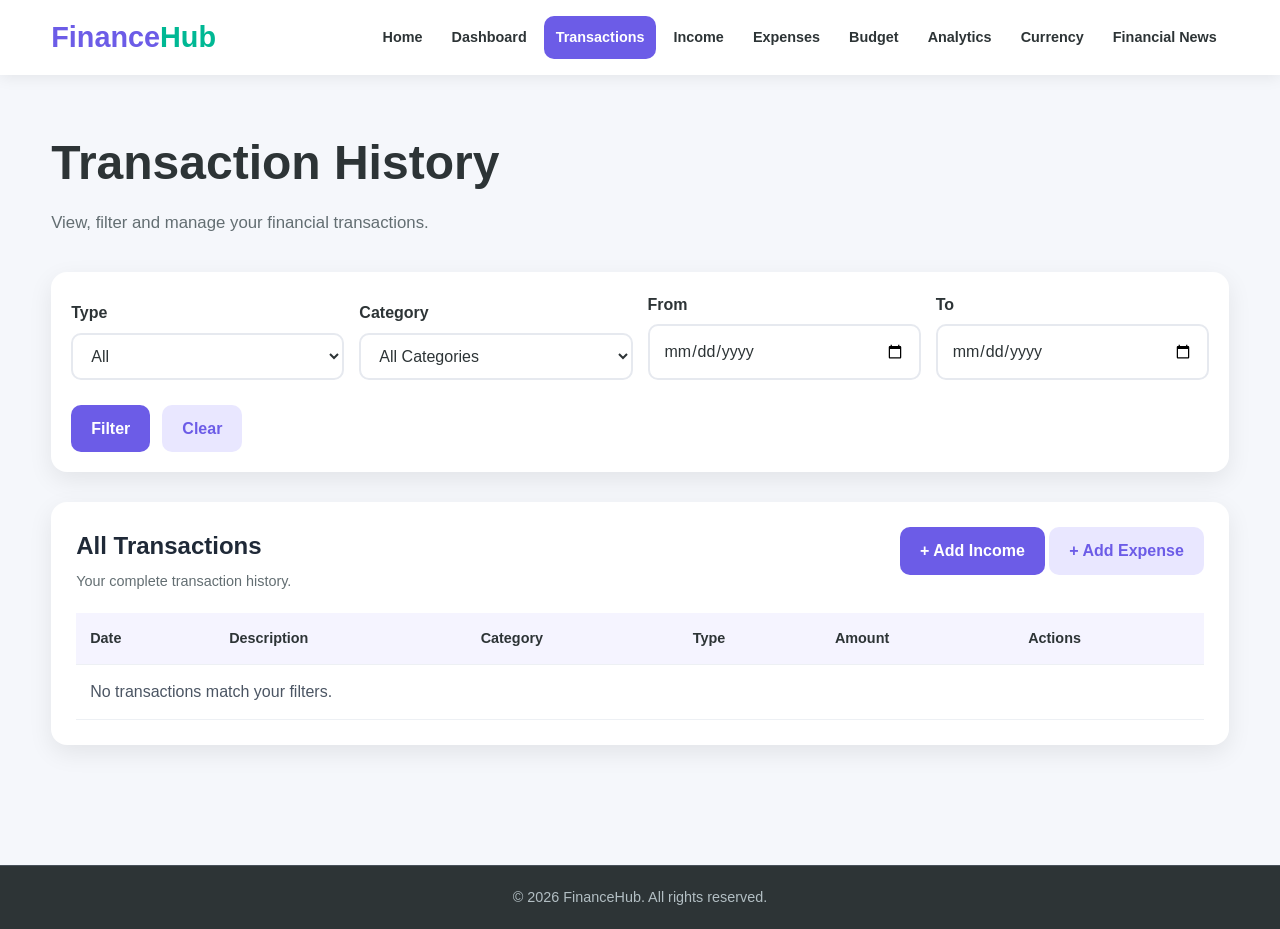
<file: transactions.html>
<!DOCTYPE html>
<html lang="en">

<head>

    <meta charset="UTF-8">

    <meta
        name="viewport"
        content="width=device-width, initial-scale=1.0">

    <meta
        name="description"
        content="FinanceHub transaction history. View, filter and manage financial transactions.">

    <title>FinanceHub | Transactions</title>

    <link
        rel="stylesheet"
        href="css/style.css">

</head>


<body>
    
    <!-- HEADER -->
    
    <header class="site-header">


        <div class="header-container">


            <a
                href="index.html"
                class="logo">

                Finance<span>Hub</span>

            </a>


            <button
                class="menu-button"
                type="button"
                aria-label="Open navigation menu">

                ☰

            </button>


            <nav
                class="main-navigation"
                aria-label="Main navigation">

                <ul class="navigation">


                    <li>
                        <a href="index.html">
                            Home
                        </a>
                    </li>


                    <li>
                        <a href="dashboard.html">
                            Dashboard
                        </a>
                    </li>


                    <li>
                        <a
                            class="active"
                            href="transactions.html"
                            aria-current="page">
                            Transactions
                    
                        </a>
                    </li>


                    <li>
                        <a href="income.html">
                            Income
                        </a>
                    </li>


                    <li>
                        <a href="expenses.html">
                            Expenses
                        </a>
                    </li>


                    <li>
                        <a href="budget.html">
                            Budget
                        </a>
                    </li>


                    <li>
                        <a href="analytics.html">
                            Analytics
                        </a>
                    </li>


                    <li>
                        <a href="currency.html">
                            Currency
                        </a>
                    </li>


                    <li>
                        <a href="news.html">
                            Financial News
                        </a>
                    </li>


                </ul>

            </nav>

        </div>

    </header>



    <!-- MAIN -->
    
    <main class="transactions-page">


        <!-- PAGE HEADER -->
        
        <section class="page-header">

            <h1>
                Transaction History
            </h1>

            <p>
                View, filter and manage your financial transactions.
            </p>

        </section>



        <!-- FILTERS -->
        
        <section class="filters-section">

            <form id="transaction-filters">

                <div class="form-group">

                    <label for="transaction-type">
                        Type
        
                    </label>

                    <select id="transaction-type">

                        <option value="all">
                            All
                        </option>

                        <option value="income">
                            Income
                        </option>

                        <option value="expense">
                            Expense
                        </option>

                    </select>

                </div>



                <div class="form-group">

                    <label for="transaction-category">
                        Category
                
                    </label>

                    <select id="transaction-category">

                        <option value="all">
                            All Categories
                        </option>

                        <option value="Salary">
                            Salary
                        </option>

                        <option value="Freelance">
                            Freelance
                        </option>

                        <option value="Business">
                            Business
                        </option>

                        <option value="Investment">
                            Investment
                        </option>

                        <option value="Gift">
                            Gift
                        </option>

                        <option value="Food">
                            Food
                        </option>

                        <option value="Transportation">
                            Transportation
                        </option>

                        <option value="Entertainment">
                            Entertainment
                        </option>

                        <option value="Utilities">
                            Utilities
                        </option>

                        <option value="Healthcare">
                            Healthcare
                        </option>

                        <option value="Shopping">
                            Shopping
                        </option>

                        <option value="Education">
                            Education
                        </option>

                        <option value="Housing">
                            Housing
                        </option>



                        <option value="Other">
                            Other
                        </option>

                    </select>

                </div>



                <div class="form-group">

                    <label for="start-date">
                        From
                
                    </label>


                    <input
                        type="date"
                        id="start-date">

                </div>



                <div class="form-group">

                    <label for="end-date">
                        To
                
                    </label>


                    <input
                        type="date"
                        id="end-date">

                </div>


                <div class="form-buttons">

                    <button
                        type="submit"
                        class="btn primary-btn">

                        Filter

                    </button>



                    <button
                        type="button"
                        id="clear-filters"
                        class="btn secondary-btn">

                        Clear

                    </button>

                </div>

            </form>

        </section>


        <!-- TRANSACTIONS -->
         
        <section class="transactions-table-section">


            <div class="section-header">

                <div>

                    <h2>
                        All Transactions
                    </h2>

                    <p>
                        Your complete transaction history.
                    </p>

                </div>


                <div class="section-actions">

                    <a
                        href="income.html"
                        class="btn primary-btn">

                        + Add Income

                    </a>


                    <a
                        href="expenses.html"
                        class="btn secondary-btn">

                        + Add Expense

                    </a>

                </div>

            </div>



            <div class="table-container">

                <table id="transactions-table">

                    <thead>

                        <tr>

                            <th>
                                Date
                            </th>

                            <th>
                                Description
                            </th>

                            <th>
                                Category
                            </th>

                            <th>
                                Type
                            </th>

                            <th>
                                Amount
                            </th>

                            <th>
                                Actions
                            </th>

                        </tr>

                    </thead>


                    <tbody id="transactions-list">

                        <tr>

                            <td colspan="6">
                                No transactions available.
            
                            </td>

                        </tr>

                    </tbody>

            
                </table>

            </div>

        </section>

    
    </main>



    <!-- FOOTER -->
    
    <footer class="site-footer">

        <div class="footer-bottom">

            <p>
                &copy; 2026 FinanceHub.
                All rights reserved.
            </p>

        </div>

    </footer>



    <!-- JAVASCRIPT -->
    
    <script
        type="module"
        src="scripts/transactions.js">
    </script>

    </body>
</html>
</file>
<file: css/style.css>
/* =========================================================
   FINANCEHUB - MAIN STYLESHEET
   ========================================================= */


/* =========================================================
   1. RESET
   ========================================================= */

* {
    margin: 0;
    padding: 0;
    box-sizing: border-box;
}


html {
    scroll-behavior: smooth;
}


body {
    font-family: Arial, Helvetica, sans-serif;
    background: #f5f7fb;
    color: #1f2937;
    line-height: 1.6;
}


img {
    max-width: 100%;
    display: block;
}


a {
    text-decoration: none;
    color: inherit;
}


button,
input,
select,
textarea {
    font: inherit;
}


/* =========================================================
   2. VARIABLES
   ========================================================= */

:root {

    --primary: #6c5ce7;
    --primary-dark: #5545d0;

    --secondary: #00b894;
    --secondary-dark: #009b7d;

    --accent: #fdcb6e;

    --danger: #e17055;
    --danger-dark: #c95d45;

    --blue: #0984e3;

    --dark: #2d3436;
    --gray: #636e72;
    --light-gray: #dfe6e9;

    --background: #f5f7fb;
    --white: #ffffff;

    --border-radius: 16px;

    --shadow:
        0 8px 25px rgba(0, 0, 0, 0.08);

    --transition:
        all 0.3s ease;
}


/* =========================================================
   3. HEADER
   ========================================================= */

.site-header {
    background: var(--white);
    box-shadow: 0 2px 15px rgba(0, 0, 0, 0.08);
    position: sticky;
    top: 0;
    z-index: 1000;
}


.header-container {
    width: min(1200px, 92%);
    margin: 0 auto;

    min-height: 75px;

    display: flex;
    align-items: center;
    justify-content: space-between;

    gap: 30px;
}


/* Logo */

.logo {
    font-size: 1.8rem;
    font-weight: 800;
    color: var(--primary);

    white-space: nowrap;
}


.logo span {
    color: var(--secondary);
}


/* Menu Button */

.menu-button {
    display: none;

    border: none;
    background: var(--primary);
    color: white;

    width: 42px;
    height: 42px;

    border-radius: 10px;

    cursor: pointer;

    font-size: 1.4rem;
}


/* Navigation */

.navigation {
    list-style: none;

    display: flex;
    align-items: center;

    gap: 5px;
}


.navigation a {
    display: block;

    padding: 10px 12px;

    border-radius: 10px;

    color: var(--dark);

    font-size: 0.9rem;
    font-weight: 600;

    transition: var(--transition);
}


.navigation a:hover {
    background: #f0edff;
    color: var(--primary);
}


.navigation a.active {
    background: var(--primary);
    color: white;
}


/* =========================================================
   4. GENERAL CONTAINERS
   ========================================================= */

main {
    width: min(1200px, 92%);
    margin: 0 auto;

    padding: 50px 0 70px;
}


.page-header {
    margin-bottom: 35px;
}


.page-header h1 {
    font-size: clamp(2rem, 4vw, 3rem);

    color: var(--dark);

    margin-bottom: 8px;
}


.page-header p {
    color: var(--gray);
    font-size: 1.05rem;
}


/* =========================================================
   5. HERO
   ========================================================= */

.hero {
    min-height: 550px;

    margin-bottom: 70px;

    border-radius: 0 0 30px 30px;

    background:
        linear-gradient(
            135deg,
            #6c5ce7,
            #00b894
        );

    color: white;

    display: flex;
    align-items: center;
    justify-content: center;

    text-align: center;
}


.hero-content {
    width: min(800px, 90%);
}


.hero h1 {
    font-size: clamp(2.5rem, 7vw, 5rem);

    margin-bottom: 20px;
}


.hero p {
    font-size: 1.2rem;

    max-width: 650px;

    margin: 0 auto 30px;

    opacity: 0.95;
}


.hero-buttons {
    display: flex;
    justify-content: center;
    flex-wrap: wrap;
    gap: 15px;
}


/* =========================================================
   6. BUTTONS
   ========================================================= */

.btn {
    display: inline-flex;

    align-items: center;
    justify-content: center;

    border: none;

    padding: 11px 20px;

    border-radius: 10px;

    cursor: pointer;

    font-weight: 700;

    transition: var(--transition);
}


.btn:hover {
    transform: translateY(-2px);
}


.primary-btn {
    background: var(--primary);
    color: white;
}


.primary-btn:hover {
    background: var(--primary-dark);
}


.secondary-btn {
    background: #e9e7ff;
    color: var(--primary);
}


.secondary-btn:hover {
    background: #dcd8ff;
}


.hero .primary-btn {
    background: white;
    color: var(--primary);
}


.hero .secondary-btn {
    background: rgba(255, 255, 255, 0.2);
    color: white;
}


/* =========================================================
   7. SECTION TITLES
   ========================================================= */

.section-title {
    text-align: center;
    margin-bottom: 35px;
}


.section-title h2 {
    font-size: 2rem;
    margin-bottom: 10px;
}


.section-title p {
    color: var(--gray);
}


/* =========================================================
   8. FEATURES
   ========================================================= */

.features {
    margin-bottom: 70px;
}


.feature-grid {
    display: grid;

    grid-template-columns:
        repeat(4, 1fr);

    gap: 22px;
}


.feature-card {
    background: white;

    padding: 25px;

    border-radius: var(--border-radius);

    box-shadow: var(--shadow);

    transition: var(--transition);
}


.feature-card:hover {
    transform: translateY(-6px);
}


.feature-icon {
    font-size: 2.2rem;

    margin-bottom: 15px;
}


.feature-card h3 {
    margin-bottom: 10px;
}


.feature-card p {
    color: var(--gray);

    font-size: 0.95rem;

    margin-bottom: 15px;
}


.feature-card a {
    color: var(--primary);

    font-weight: 700;
}


/* =========================================================
   9. SUMMARY CARDS
   ========================================================= */

.dashboard-summary,
.budget-summary,
.analytics-summary {
    display: grid;

    grid-template-columns:
        repeat(4, 1fr);

    gap: 20px;

    margin-bottom: 30px;
}


.summary-card {
    background: white;

    padding: 25px;

    border-radius: var(--border-radius);

    box-shadow: var(--shadow);

    display: flex;
    align-items: center;

    gap: 18px;
}


.summary-icon {
    width: 55px;
    height: 55px;

    border-radius: 15px;

    display: flex;
    align-items: center;
    justify-content: center;

    background: #f0edff;

    font-size: 1.6rem;

    flex-shrink: 0;
}


.summary-card h2 {
    font-size: 0.95rem;

    color: var(--gray);

    margin-bottom: 5px;
}


.summary-card p {
    font-size: 1.5rem;

    font-weight: 800;

    color: var(--dark);
}


.income-card .summary-icon {
    background: #e3fff7;
}


.expense-card .summary-icon {
    background: #fff0ed;
}


.balance-card .summary-icon {
    background: #eaf5ff;
}


.budget-card .summary-icon {
    background: #fff7df;
}


/* =========================================================
   10. DASHBOARD GRID
   ========================================================= */

.dashboard-grid {
    display: grid;

    grid-template-columns:
        repeat(2, 1fr);

    gap: 25px;
}


.dashboard-panel,
.chart-card,
.form-card,
.information-card,
.converter-card {
    background: white;

    border-radius: var(--border-radius);

    box-shadow: var(--shadow);

    padding: 25px;
}


.panel-header,
.section-header {
    display: flex;

    justify-content: space-between;

    align-items: flex-start;

    gap: 20px;

    margin-bottom: 20px;
}


.panel-header h2,
.section-header h2 {
    margin-bottom: 4px;
}


.panel-header p,
.section-header p {
    color: var(--gray);

    font-size: 0.9rem;
}


.panel-header a {
    color: var(--primary);

    font-weight: 700;

    white-space: nowrap;
}


/* =========================================================
   11. CHARTS
   ========================================================= */

.chart-container {
    width: 100%;

    min-height: 280px;

    position: relative;
}


.chart-container canvas {
    width: 100% !important;
    max-height: 350px;
}


/* =========================================================
   12. TRANSACTIONS
   ========================================================= */

.transactions-list {
    display: flex;

    flex-direction: column;

    gap: 10px;
}


.transaction-item {
    display: flex;

    justify-content: space-between;

    align-items: center;

    padding: 15px;

    background: #f8f9fc;

    border-radius: 12px;
}


.transaction-info h3 {
    font-size: 0.95rem;

    margin-bottom: 3px;
}


.transaction-info p {
    color: var(--gray);

    font-size: 0.8rem;
}


.transaction-amount {
    font-weight: 800;
}


.income-amount {
    color: var(--secondary);
}


.expense-amount {
    color: var(--danger);
}


.empty-message {
    text-align: center;

    padding: 30px;

    color: var(--gray);
}


/* =========================================================
   13. BUDGET PROGRESS
   ========================================================= */

.budget-progress {
    display: flex;

    flex-direction: column;

    gap: 10px;
}


.budget-info {
    display: flex;

    justify-content: space-between;

    font-size: 0.9rem;
}


.budget-info span {
    color: var(--gray);
}


.progress-bar {
    width: 100%;

    height: 12px;

    background: #e9ecef;

    border-radius: 20px;

    overflow: hidden;
}


.progress-fill {
    height: 100%;

    width: 0%;

    background:
        linear-gradient(
            90deg,
            var(--primary),
            var(--secondary)
        );

    border-radius: inherit;

    transition: width 0.5s ease;
}


/* =========================================================
   14. QUICK ACTIONS
   ========================================================= */

.quick-actions {
    display: grid;

    grid-template-columns:
        repeat(2, 1fr);

    gap: 12px;
}


.action-button {
    display: flex;

    align-items: center;

    gap: 10px;

    padding: 15px;

    border-radius: 12px;

    background: #f7f6ff;

    color: var(--primary);

    font-weight: 700;

    transition: var(--transition);
}


.action-button:hover {
    background: #ebe9ff;

    transform: translateY(-2px);
}


.action-button span {
    font-size: 1.3rem;
}


/* =========================================================
   15. FORMS
   ========================================================= */

.form-section {
    margin-bottom: 40px;
}


.form-card {
    max-width: 800px;

    margin: 0 auto;
}


.form-card h2 {
    margin-bottom: 25px;
}


form {
    display: grid;

    gap: 18px;
}


.form-group {
    display: flex;

    flex-direction: column;

    gap: 7px;
}


.form-group label {
    font-weight: 700;

    color: var(--dark);
}


.form-group input,
.form-group select,
.form-group textarea {
    width: 100%;

    padding: 12px 14px;

    border: 2px solid #e6e9ef;

    border-radius: 10px;

    background: white;

    color: var(--dark);

    outline: none;

    transition: var(--transition);
}


.form-group input:focus,
.form-group select:focus,
.form-group textarea:focus {
    border-color: var(--primary);

    box-shadow:
        0 0 0 3px rgba(108, 92, 231, 0.12);
}


.form-group textarea {
    resize: vertical;
}


.form-buttons {
    display: flex;

    gap: 12px;

    flex-wrap: wrap;

    margin-top: 10px;
}


/* =========================================================
   16. FILTERS
   ========================================================= */

.filters-section,
.analytics-filter,
.news-controls {
    background: white;

    padding: 20px;

    border-radius: var(--border-radius);

    box-shadow: var(--shadow);

    margin-bottom: 30px;
}


.filters-section form,
.news-controls form {
    display: grid;

    grid-template-columns:
        repeat(4, 1fr);

    align-items: end;

    gap: 15px;
}


/* =========================================================
   17. TABLE
   ========================================================= */

.transactions-table-section {
    background: white;

    border-radius: var(--border-radius);

    box-shadow: var(--shadow);

    padding: 25px;
}


.table-container {
    width: 100%;

    overflow-x: auto;
}


table {
    width: 100%;

    border-collapse: collapse;

    min-width: 750px;
}


thead {
    background: #f5f4ff;
}


th,
td {
    padding: 14px;

    text-align: left;

    border-bottom: 1px solid #edf0f4;
}


th {
    color: var(--dark);

    font-size: 0.9rem;
}


td {
    color: #4b5563;
}


td .btn {
    padding: 7px 11px;

    font-size: 0.8rem;
}


/* =========================================================
   18. RECORDS
   ========================================================= */

.records-section {
    margin-top: 40px;
}


.records-list {
    display: grid;

    gap: 12px;
}


.record-item {
    background: white;

    padding: 18px;

    border-radius: 12px;

    box-shadow: var(--shadow);

    display: flex;

    justify-content: space-between;

    align-items: center;
}


/* =========================================================
   19. BUDGET
   ========================================================= */

.budget-summary {
    grid-template-columns:
        repeat(3, 1fr);
}


.budget-categories {
    margin-top: 40px;
}


.budget-list {
    display: grid;

    grid-template-columns:
        repeat(2, 1fr);

    gap: 20px;
}


.budget-item {
    background: white;

    padding: 22px;

    border-radius: var(--border-radius);

    box-shadow: var(--shadow);
}


.budget-item-header {
    display: flex;

    justify-content: space-between;

    align-items: center;

    margin-bottom: 15px;
}


.budget-item-header h3 {
    margin-bottom: 4px;
}


.budget-item-header p {
    color: var(--gray);

    font-size: 0.85rem;
}


/* =========================================================
   20. ANALYTICS
   ========================================================= */

.analytics-summary {
    grid-template-columns:
        repeat(3, 1fr);
}


.analytics-grid {
    display: grid;

    grid-template-columns:
        repeat(2, 1fr);

    gap: 25px;
}


.chart-card {
    min-height: 400px;
}


.chart-header {
    margin-bottom: 20px;
}


.chart-header h2 {
    margin-bottom: 5px;
}


.chart-header p {
    color: var(--gray);
}


.financial-insights {
    margin-top: 40px;
}


.insights-container {
    display: grid;

    grid-template-columns:
        repeat(3, 1fr);

    gap: 20px;
}


.insight-card {
    background: white;

    padding: 22px;

    border-radius: var(--border-radius);

    box-shadow: var(--shadow);

    border-left: 5px solid var(--primary);
}


.insight-card h3 {
    margin-bottom: 8px;
}


.insight-card p {
    color: var(--gray);
}


/* =========================================================
   21. CURRENCY
   ========================================================= */

.converter-section {
    max-width: 700px;

    margin: 0 auto 50px;
}


.converter-card h2 {
    margin-bottom: 8px;
}


.converter-description {
    color: var(--gray);

    margin-bottom: 25px;
}


.swap-button {
    width: 45px;

    height: 45px;

    border: none;

    border-radius: 50%;

    background: #eeeaff;

    color: var(--primary);

    font-size: 1.4rem;

    cursor: pointer;

    justify-self: center;

    transition: var(--transition);
}


.swap-button:hover {
    transform: rotate(180deg);

    background: #ddd8ff;
}


.conversion-result {
    margin-top: 25px;

    padding: 25px;

    background: #f7f6ff;

    border-radius: 12px;

    text-align: center;
}


.conversion-result strong {
    display: block;

    font-size: 2rem;

    color: var(--primary);

    margin-top: 8px;
}


.exchange-rate {
    margin-top: 15px;

    text-align: center;

    color: var(--gray);

    font-size: 0.9rem;
}


.currency-info {
    margin-top: 40px;
}


.currency-grid {
    display: grid;

    grid-template-columns:
        repeat(3, 1fr);

    gap: 20px;
}


.currency-card {
    background: white;

    padding: 25px;

    text-align: center;

    border-radius: var(--border-radius);

    box-shadow: var(--shadow);
}


.currency-card h3 {
    font-size: 1.5rem;

    color: var(--primary);

    margin-bottom: 5px;
}


.currency-card p {
    color: var(--gray);
}


/* =========================================================
   22. NEWS
   ========================================================= */

.news-grid {
    display: grid;

    grid-template-columns:
        repeat(3, 1fr);

    gap: 25px;
}


.news-card {
    background: white;

    border-radius: var(--border-radius);

    overflow: hidden;

    box-shadow: var(--shadow);

    transition: var(--transition);
}


.news-card:hover {
    transform: translateY(-5px);
}


.news-image {
    height: 200px;

    background: #eee;

    overflow: hidden;
}


.news-image img {
    width: 100%;
    height: 100%;

    object-fit: cover;
}


.news-content {
    padding: 20px;
}


.news-category {
    display: inline-block;

    padding: 5px 9px;

    border-radius: 20px;

    background: #eeeaff;

    color: var(--primary);

    font-size: 0.75rem;

    font-weight: 700;

    margin-bottom: 10px;
}


.news-content h3 {
    margin-bottom: 10px;

    font-size: 1.1rem;
}


.news-content p {
    color: var(--gray);

    font-size: 0.9rem;

    margin-bottom: 15px;
}


.news-link {
    color: var(--primary);

    font-weight: 700;
}


.loading-message,
.error-message {
    padding: 30px;

    text-align: center;

    background: white;

    border-radius: var(--border-radius);

    margin-bottom: 25px;
}


.error-message {
    color: var(--danger);
}


/* =========================================================
   23. FOOTER
   ========================================================= */

.site-footer {
    background: var(--dark);

    color: white;

    margin-top: 50px;
}


.footer-container {
    width: min(1200px, 92%);

    margin: 0 auto;

    padding: 50px 0;

    display: grid;

    grid-template-columns:
        2fr 1fr 1fr;

    gap: 40px;
}


.footer-brand h2 {
    color: white;

    margin-bottom: 10px;
}


.footer-brand p {
    color: #b2bec3;

    max-width: 350px;
}


.footer-links {
    display: flex;

    flex-direction: column;

    gap: 8px;
}


.footer-links h3 {
    margin-bottom: 8px;
}


.footer-links a {
    color: #b2bec3;

    transition: var(--transition);
}


.footer-links a:hover {
    color: white;

    transform: translateX(3px);
}


.footer-bottom {
    border-top: 1px solid #48515a;

    padding: 20px;

    text-align: center;

    color: #b2bec3;

    font-size: 0.9rem;
}


/* =========================================================
   24. QUICK ACCESS
   ========================================================= */

.quick-access {
    margin-bottom: 70px;
}


.quick-links {
    display: grid;

    grid-template-columns:
        repeat(4, 1fr);

    gap: 15px;
}


.quick-links a {
    background: white;

    padding: 18px;

    border-radius: 12px;

    box-shadow: var(--shadow);

    text-align: center;

    color: var(--primary);

    font-weight: 700;

    transition: var(--transition);
}


.quick-links a:hover {
    transform: translateY(-3px);

    background: #f7f6ff;
}


/* =========================================================
   25. RESPONSIVE - TABLET
   ========================================================= */

@media (max-width: 1000px) {

    .navigation {
        gap: 0;
    }


    .navigation a {
        padding: 8px;

        font-size: 0.8rem;
    }


    .feature-grid {
        grid-template-columns:
            repeat(2, 1fr);
    }


    .dashboard-summary {
        grid-template-columns:
            repeat(2, 1fr);
    }


    .filters-section form,
    .news-controls form {
        grid-template-columns:
            repeat(2, 1fr);
    }


    .news-grid {
        grid-template-columns:
            repeat(2, 1fr);
    }


    .quick-links {
        grid-template-columns:
            repeat(2, 1fr);
    }

}


/* =========================================================
   26. RESPONSIVE - MOBILE
   ========================================================= */

@media (max-width: 700px) {

    .header-container {
        min-height: 65px;
    }


    .menu-button {
        display: block;
    }


    .main-navigation {
        display: none;

        position: absolute;

        top: 65px;

        left: 0;

        width: 100%;

        background: white;

        box-shadow:
            0 8px 20px rgba(0, 0, 0, 0.1);

        padding: 15px;
    }


    .main-navigation.open {
        display: block;
    }


    .navigation {
        flex-direction: column;

        align-items: stretch;

        gap: 5px;
    }


    .navigation a {
        padding: 12px;
    }


    main {
        width: 92%;

        padding-top: 35px;
    }


    .hero {
        min-height: 500px;

        border-radius: 0 0 20px 20px;
    }


    .hero h1 {
        font-size: 2.5rem;
    }


    .hero p {
        font-size: 1rem;
    }


    .feature-grid,
    .dashboard-summary,
    .budget-summary,
    .analytics-summary,
    .dashboard-grid,
    .analytics-grid,
    .budget-list,
    .currency-grid,
    .news-grid,
    .insights-container {
        grid-template-columns: 1fr;
    }


    .filters-section form,
    .news-controls form {
        grid-template-columns: 1fr;
    }


    .panel-header,
    .section-header {
        flex-direction: column;
    }


    .quick-actions,
    .quick-links {
        grid-template-columns: 1fr;
    }


    .footer-container {
        grid-template-columns: 1fr;

        gap: 30px;
    }


    .form-buttons {
        flex-direction: column;
    }


    .form-buttons .btn {
        width: 100%;
    }


    .transaction-item {
        align-items: flex-start;

        gap: 10px;
    }


    .table-container {
        margin: 0 -10px;

        width: calc(100% + 20px);
    }

}


/* =========================================================
   27. ACCESSIBILITY
   ========================================================= */

:focus-visible {
    outline: 3px solid var(--accent);

    outline-offset: 3px;
}


button:disabled {
    opacity: 0.6;

    cursor: not-allowed;
}


/* =========================================================
   28. UTILITIES
   ========================================================= */

.hidden {
    display: none !important;
}


.text-center {
    text-align: center;
}


.mt-20 {
    margin-top: 20px;
}


.mb-20 {
    margin-bottom: 20px;
}
</file>
